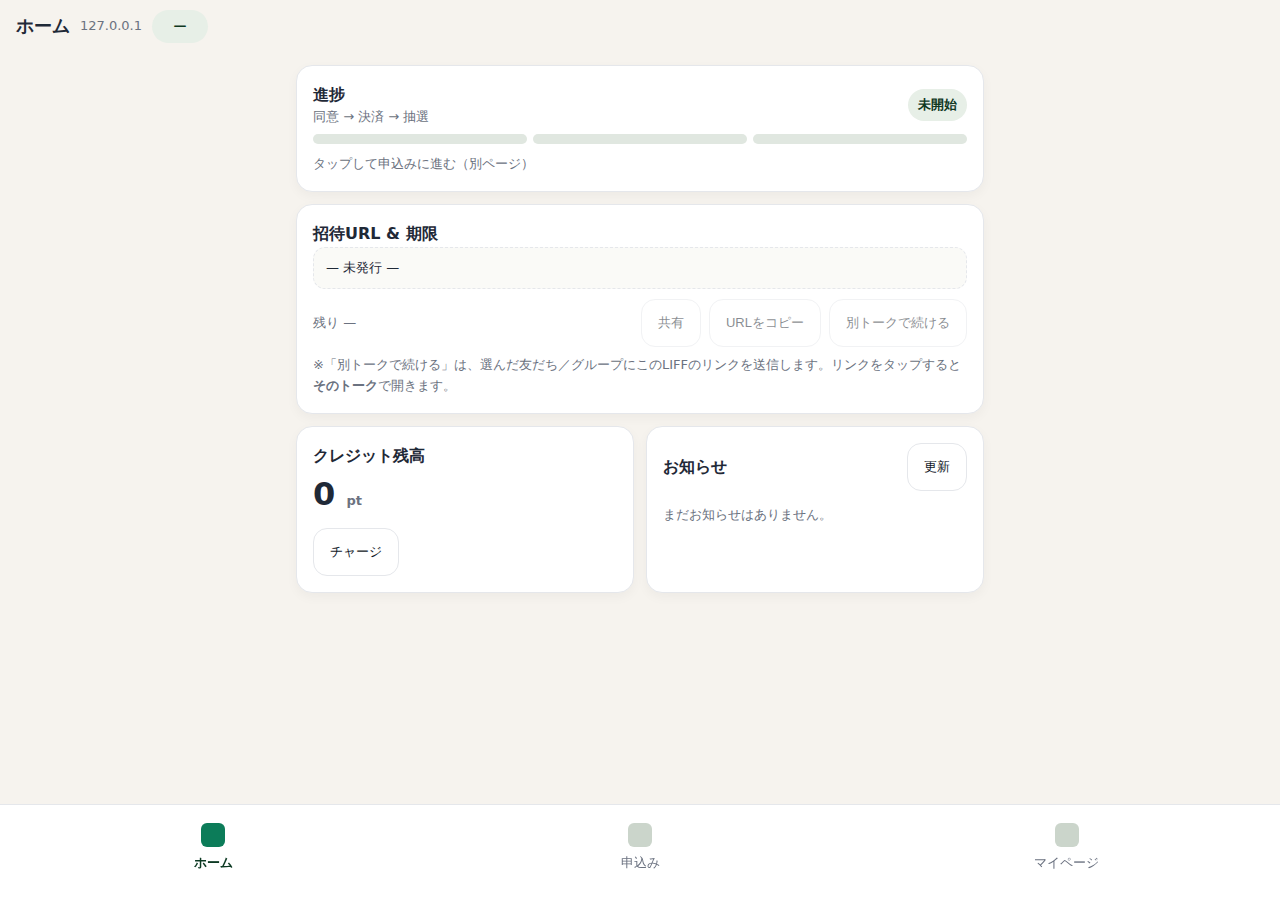
<file: index.html>
<!DOCTYPE html>
<html lang="ja">
<head>
<meta charset="utf-8" />
<meta name="viewport"
  content="width=device-width, initial-scale=1, maximum-scale=1, user-scalable=no, viewport-fit=cover" />
<title>LIFF Minimal｜ホーム</title>
<meta name="theme-color" content="#F6F3EE" />
<script src="https://static.line-scdn.net/liff/edge/2/sdk.js"></script>
<script src="api.js"></script>
<style>
  :root{
    --bg:#F6F3EE; --card:#FFF; --ink:#1F2937; --muted:#6B7280; --accent:#0C7C59;
    --border:#E5E7EB; --radius:16px; --fs:13px;
  }
  *{box-sizing:border-box} html,body{height:100%}
  body{
    margin:0;background:var(--bg);color:var(--ink);
    font-family:system-ui,-apple-system,'Segoe UI',Roboto,Helvetica,Arial,'Noto Sans JP',sans-serif;
    line-height:1.6;overflow-x:hidden;font-size:var(--fs);
    writing-mode:horizontal-tb!important;-webkit-writing-mode:horizontal-tb!important;text-orientation:mixed!important;
    touch-action:manipulation;
  }
  .wrap{max-width:720px;margin:0 auto;padding:12px 16px 112px}
  header{position:sticky;top:0;z-index:20;background:var(--bg);padding:10px 16px}
  .hrow{display:flex;align-items:center;gap:10px;flex-wrap:wrap}
  .ttl{font-weight:800;font-size:18px}
  .sub{color:var(--muted);font-size:var(--fs)}
  .pill{display:inline-flex;align-items:center;justify-content:center;min-width:56px;padding:6px 10px;border-radius:999px;background:#E7EFE7;color:#10381F;font-weight:700}
  .btn{appearance:none;border:1px solid var(--border);background:#fff;color:#111827;padding:14px 16px;border-radius:14px;font-size:var(--fs);cursor:pointer}
  .btn[disabled]{opacity:.5;cursor:not-allowed}
  .card{background:#FFF;border:1px solid var(--border);border-radius:var(--radius);padding:16px;box-shadow:0 4px 12px rgba(0,0,0,.04);margin-bottom:12px}
  .urlbox{padding:10px 12px;border:1px dashed var(--border);border-radius:12px;background:#FAFAF7;word-break:break-all}
  .stepper{display:grid;grid-template-columns:repeat(3,1fr);gap:6px;margin:6px 0 10px}
  .seg{height:10px;border-radius:999px;background:#E0E7E0}.seg.on{background:var(--accent)}
  .grid2{display:grid;grid-template-columns:1fr;gap:12px}
  .notiList{list-style:none;margin:8px 0 0;padding:0;display:flex;flex-direction:column;gap:8px}
  .notiItem{border:1px solid var(--border);border-radius:12px;background:#fff;padding:10px 12px}
  .notiHead{display:flex;justify-content:space-between;gap:8px;align-items:center;margin-bottom:4px}
  .tag{font-size:var(--fs);border:1px solid var(--border);border-radius:999px;padding:2px 8px;background:#fff}
  .tag.sub{border-color:#86efac;background:#ecfdf5;color:#065f46}
  .tag.alert{border-color:#fecaca;background:#fff1f2;color:#7f1d1d}
  .time{font-size:var(--fs);color:#6B7280}
  .tabbar{position:fixed;left:0;right:0;bottom:0;height:96px;background:rgba(255,255,255,.96);backdrop-filter:blur(10px);border-top:1px solid var(--border);display:flex;z-index:30;padding-bottom:calc(env(safe-area-inset-bottom) + 8px)}
  .tabbar a{flex:1;text-decoration:none;color:#6B7280;padding:18px 6px;display:flex;flex-direction:column;gap:6px;align-items:center;min-height:76px;text-align:center;font-size:var(--fs)}
  .tabicon{width:24px;height:24px;border-radius:6px;background:#CBD5CB}
  .tabbar .active{color:#0d3a23;font-weight:800}.tabbar .active .tabicon{background:var(--accent)}
  @media (min-width:960px){ .grid2{grid-template-columns:1fr 1fr} }
</style>
</head>
<body>
<header>
  <div class="hrow">
    <div class="ttl">ホーム</div>
    <div class="sub" id="siteSub"></div>
    <span class="pill" id="envPill">—</span>
  </div>
</header>

<main class="wrap">
  <section>
    <div class="card" id="progressCard" style="cursor:pointer">
      <div class="hrow" style="justify-content:space-between">
        <div>
          <div class="ttl" style="font-size:16px">進捗</div>
          <div class="sub">同意 → 決済 → 抽選</div>
        </div>
        <span class="pill" id="stepPill">未開始</span>
      </div>
      <div class="stepper"><div class="seg" id="seg1"></div><div class="seg" id="seg2"></div><div class="seg" id="seg3"></div></div>
      <div class="sub">タップして申込みに進む（別ページ）</div>
    </div>

    <div class="card">
      <div class="ttl" style="font-size:16px">招待URL & 期限</div>
      <div class="urlbox" id="inviteUrl">— 未発行 —</div>
      <div class="hrow" style="justify-content:space-between;margin-top:10px">
        <div class="sub">残り <span id="remain">—</span></div>
        <div class="hrow" style="gap:8px;flex-wrap:wrap">
          <button class="btn" id="shareBtn" disabled>共有</button>
          <button class="btn" id="copyBtn" disabled>URLをコピー</button>
          <button class="btn" id="branchBtn" disabled>別トークで続ける</button>
        </div>
      </div>
      <p class="sub" style="margin:8px 0 0">
        ※「別トークで続ける」は、選んだ友だち／グループにこのLIFFのリンクを送信します。リンクをタップすると<b>そのトーク</b>で開きます。
      </p>
    </div>

    <div class="grid2">
      <div class="card">
        <div class="ttl" style="font-size:16px">クレジット残高</div>
        <div style="font-size:32px;font-weight:800"><span id="credit">0</span> <span class="sub">pt</span></div>
        <div class="hrow" style="gap:8px;margin-top:8px">
          <button class="btn" id="chargeBtn">チャージ</button>
        </div>
        <div id="chargePanel" class="sub" style="display:none;margin-top:10px">
          <div class="hrow" style="gap:8px;align-items:center">
            <select id="chargeAmount">
              <option value="500">+500 pt</option>
              <option value="1000" selected>+1,000 pt</option>
              <option value="3000">+3,000 pt</option>
              <option value="5000">+5,000 pt</option>
            </select>
            <button class="btn" id="chargeDo">チャージ実行</button>
          </div>
          <div class="sub" style="margin-top:6px">※ デモ：即時で残高に反映します</div>
        </div>
      </div>

      <div class="card" id="newsCard">
        <div class="hrow" style="justify-content:space-between;align-items:center">
          <div class="ttl" style="font-size:16px">お知らせ</div>
          <button class="btn" id="refreshNoti">更新</button>
        </div>
        <ul id="notiList" class="notiList"></ul>
        <p id="notiEmpty" class="sub" style="margin-top:6px">まだお知らせはありません。</p>
      </div>
    </div>
  </section>
</main>

<nav class="tabbar">
  <a class="active" href="index.html"><span class="tabicon"></span>ホーム</a>
  <a href="apply.html"><span class="tabicon"></span>申込み</a>
  <a href="mypage.html"><span class="tabicon"></span>マイページ</a>
</nav>

<script>
  // ズーム無効（iOS）
  window.addEventListener('gesturestart', e => e.preventDefault());

  const APP={ LIFF_ID:"2008178197-ELrxabO9",
    API:"https://https://script.google.com/macros/s/AKfycbzHp4U585kJEC1BZ5KYRr2V561XF5snofYBCXCJCbZtdfayQmlDu-yGOXxyaCVL7ai2/exec" };
  const STATE={ step:Number(localStorage.getItem("state.step")||"0"),
    credit:Number(localStorage.getItem("credit")||"0") };
  const $=s=>document.querySelector(s);

  /* 個別ID（GX-xxxxxx） */
  function makeUID(src){ let h=5381; for(let i=0;i<src.length;i++){ h=((h<<5)+h) ^ src.charCodeAt(i); }
    const n=(h>>>0).toString(36).toUpperCase().padStart(7,'0'); return "GX-"+n; }
  function ensureAppUID(lineUserId){ if(lineUserId && !localStorage.getItem("appUID"))
      localStorage.setItem("appUID", makeUID(lineUserId)); }

  function setProgress(step){ const labels=["未開始","同意","決済","抽選"]; $("#stepPill").textContent=labels[step]||"未開始";
    [1,2,3].forEach(i=>$("#seg"+i).classList.toggle("on", i<=step));}
  function setCredit(v){ localStorage.setItem("credit", String(v)); $("#credit").textContent=v; }
  const getCredit=()=>Number(localStorage.getItem("credit")||"0");

  /* 通知 */
  const getNoti=()=>JSON.parse(localStorage.getItem("notifications")||"[]");
  const setNoti=l=>localStorage.setItem("notifications",JSON.stringify(l));
  function addNoti(n){ const list=getNoti(); list.unshift({id:n.id||String(Date.now()),ts:n.ts||Date.now(),type:n.type||"system",text:n.text||""}); setNoti(list); renderNoti(); }
  function renderNoti(){
    const list=getNoti().sort((a,b)=>(b.ts||0)-(a.ts||0));
    const ul=$("#notiList"), empty=$("#notiEmpty");
    ul.innerHTML=""; if(!list.length){ empty.style.display="block"; return; } empty.style.display="none";
    for(const n of list){
      const li=document.createElement("li"); li.className="notiItem";
      const tagClass=n.type==="sub"?"tag sub":(n.type==="alert"?"tag alert":"tag");
      li.innerHTML=`<div class="notiHead"><span class="${tagClass}">${n.type==="sub"?"サブスク":n.type==="alert"?"お知らせ":"システム"}</span>
        <span class="time">${new Date(n.ts||Date.now()).toLocaleString()}</span></div>
        <div>${(n.text||"").replace(/\n/g,"<br>")}</div>`;
      ul.appendChild(li);
    }
  }
  function ensureSubNoti(){
    const sub=JSON.parse(localStorage.getItem("sub")||"{}"); if(!sub || !sub.active) return;
    const id="sub_active_"+(sub.since||"").slice(0,10);
    const list=getNoti(); if(list.some(n=>n.id===id)) return;
    const next=sub.nextRenewal?new Date(sub.nextRenewal):new Date(Date.now()+30*864e5);
    addNoti({id, ts:Date.now(), type:"sub", text:`サブスクに加入しました（${sub.plan||"プラン"}）。\n次回更新日：${next.toLocaleDateString()}`});
  }

  function renderInviteOnHome(){
    const inv=JSON.parse(localStorage.getItem("invites")||"[]")[0];
    const box=$("#inviteUrl"), remain=$("#remain"), copyBtn=$("#copyBtn"), shareBtn=$("#shareBtn");
    const branchBtn=$("#branchBtn");
    if(!inv){ box.textContent="— 未発行 —"; remain.textContent="—"; copyBtn.disabled=shareBtn.disabled=branchBtn.disabled=true; return; }
    box.textContent=inv.url; copyBtn.disabled=shareBtn.disabled=false;

    const left=Math.max(0, inv.expiresAt - Date.now());
    const h=Math.floor(left/36e5), m=Math.floor((left%36e5)/6e4);
    remain.textContent=`${h}時間 ${m}分`;

    copyBtn.onclick=async()=>{ try{ await navigator.clipboard.writeText(inv.url);
      copyBtn.textContent="コピー済み"; setTimeout(()=>copyBtn.textContent="URLをコピー",1000);}catch(e){} };
    shareBtn.onclick=()=>{ if(navigator.share){ navigator.share({title:"招待URL", text:"こちらからどうぞ", url:inv.url}); } else { alert("共有に未対応のブラウザです"); } };

    branchBtn.disabled = !(liff.isApiAvailable && liff.isApiAvailable('shareTargetPicker'));
    branchBtn.onclick = async ()=>{
      try{
        liff.permanentLink.setExtraQueryParam("branch=1");
        const link = liff.permanentLink.createUrl();
        await liff.shareTargetPicker([{ type:"text", text:`このトークで続けます👇\n${link}` }]);
        liff.permanentLink.setExtraQueryParam("");
      }catch(err){ console.warn(err); alert("送信できませんでした"); }
    };
  }

  document.addEventListener("DOMContentLoaded", async ()=>{
    $("#siteSub").textContent=location.hostname.replace(/^www\./,'');
    setProgress(STATE.step||0);
    $("#credit").textContent=STATE.credit;

    $("#progressCard").addEventListener("click", ()=> location.href="apply.html");

    const panel=$("#chargePanel");
    $("#chargeBtn").addEventListener("click", ()=> panel.style.display=(panel.style.display==="none"?"block":"none"));
    $("#chargeDo").addEventListener("click", ()=>{
      const add=Number($("#chargeAmount").value||0);
      const next=getCredit()+add; setCredit(next);
      addNoti({type:"system",text:`${add} ptをチャージしました。現在残高：${next} pt`});
      SYNC.syncNow();
    });

    renderNoti(); ensureSubNoti(); renderInviteOnHome();

    try{
      await liff.init({ liffId: APP.LIFF_ID, withLoginOnExternalBrowser:true });
      if(!liff.isLoggedIn()){ liff.login({ redirectUri: location.href }); return; }
      $("#envPill").textContent = liff.isInClient()? "LINE内":"外部ブラウザ";
      const prof = await liff.getProfile();
      ensureAppUID(prof.userId||"");
      SYNC.syncOnLogin(prof);   // ★ 追加：ログイン時に同期
      renderInviteOnHome();
    }catch(e){ console.warn(e); }
  });
</script>
</body>
</html>
</file>
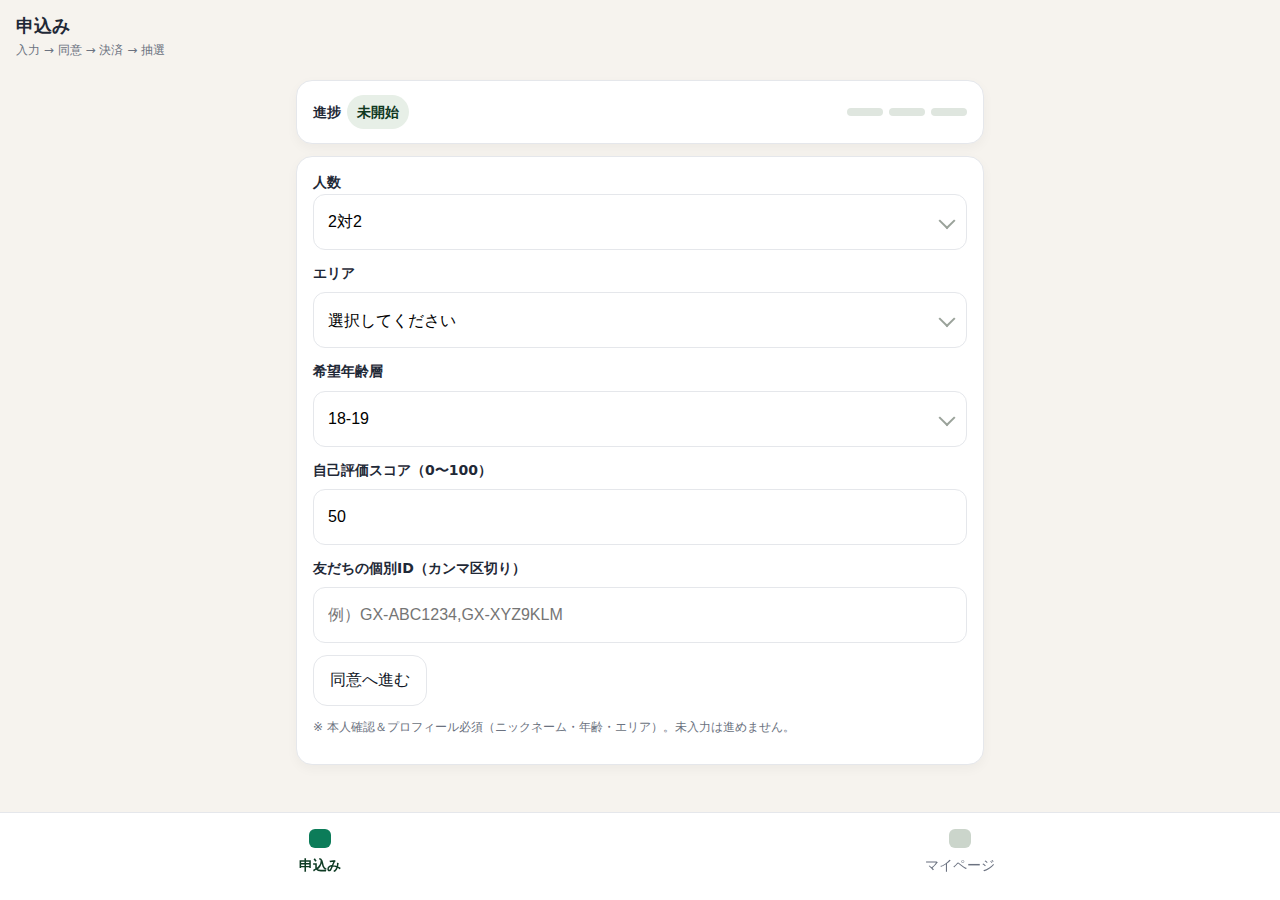
<file: apply-4.html>
<!DOCTYPE html>
<html lang="ja">
<head>
<meta charset="utf-8" />
<meta name="viewport" content="width=device-width, initial-scale=1, viewport-fit=cover, user-scalable=no" />
<title>LIFF Minimal｜申込み</title>
<meta name="theme-color" content="#F6F3EE" />
<script src="https://static.line-scdn.net/liff/edge/2/sdk.js"></script>

<!-- ★ ここで確実に注入：LIFF/Channel/API -->
<script>
window.APP = {
  LIFF_ID: '2008178197-ELrxabO9',
  CHANNEL_ID: '2008178197',
  API_URL: 'https://script.google.com/macros/s/AKfycbz6_13624N9r9R4FR0T0LnS1OB3mZ3uTTr1XV0o5AmU3yWHl7JLSwn3Guh7fHyPgK35/exec'
};
</script>

<!-- ★ 実ファイル名に合わせる -->
<script src="api-4.js"></script>

<style>
  :root{
    --bg:#F6F3EE; --card:#FFF; --ink:#1F2937; --muted:#6B7280; --accent:#0C7C59;
    --border:#E5E7EB; --radius:16px; --tabbarH:88px; --fs:14px;
  }
  *{box-sizing:border-box} html,body{height:100%}
  body{
    margin:0;background:var(--bg);color:var(--ink);
    font-family:system-ui,-apple-system,'Segoe UI',Roboto,Helvetica,Arial,'Noto Sans JP',sans-serif;
    line-height:1.6;font-size:var(--fs);overflow-x:hidden;touch-action:manipulation
  }
  header{position:sticky;top:0;z-index:10;background:var(--bg);padding:12px 16px 8px}
  .ttl{font-weight:800;font-size:18px}.sub{color:var(--muted);font-size:12px}
  .wrap{max-width:720px;margin:0 auto;padding:12px 16px calc(var(--tabbarH) + 20px)}
  .card{background:#FFF;border:1px solid var(--border);border-radius:var(--radius);padding:14px 16px;box-shadow:0 4px 12px rgba(0,0,0,.04);margin-bottom:12px}
  .btn{appearance:none;border:1px solid var(--border);background:#fff;color:#111827;border-radius:14px;font-size:16px;padding:14px 16px;cursor:pointer}
  .btn.primary{background:var(--accent);color:#fff;border-color:var(--accent)}
  .row{display:flex;align-items:center;gap:10px}.between{justify-content:space-between}
  .pill{display:inline-flex;align-items:center;justify-content:center;min-width:56px;padding:6px 10px;border-radius:999px;background:#E7EFE7;color:#10381F;font-weight:700}
  .mini{display:flex;align-items:center;gap:10px}
  .segmini{display:grid;grid-template-columns:repeat(3,1fr);gap:6px;margin-left:auto;min-width:120px}
  .seg{height:8px;border-radius:999px;background:#DFE6DF}.seg.on{background:var(--accent)}
  .field{display:flex;flex-direction:column;gap:8px;margin:12px 0}
  .label{font-weight:700}
  .picker-wrap{position:relative}
  select,input[type="number"],input[type="text"]{width:100%;border:1px solid var(--border);border-radius:12px;background:#fff;font-size:16px;padding:14px;height:56px;appearance:none}
  .picker-wrap:after{content:"";position:absolute;right:14px;top:50%;width:10px;height:10px;border-right:2px solid #9AA29A;border-bottom:2px solid #9AA29A;transform:translateY(-60%) rotate(45deg)}
  .ghost{border:1px dashed var(--border);border-radius:12px;background:#FAFAF7;padding:12px}
  nav.tabbar{position:fixed;left:0;right:0;bottom:0;height:var(--tabbarH);background:rgba(255,255,255,.96);backdrop-filter:blur(10px);border-top:1px solid var(--border);display:flex;z-index:30;padding-bottom:calc(env(safe-area-inset-bottom) + 8px)}
  .tabbar a{flex:1;text-decoration:none;color:#6B7280;padding:16px 6px;display:flex;flex-direction:column;gap:6px;align-items:center;text-align:center}
  .tabicon{width:22px;height:22px;border-radius:6px;background:#CBD5CB}
  .tabbar .active{color:#0d3a23;font-weight:800}.tabbar .active .tabicon{background:var(--accent)}
</style>
</head>
<body>
<header>
  <div class="ttl">申込み</div>
  <div class="sub">入力 → 同意 → 決済 → 抽選</div>
</header>

<main class="wrap">

  <section class="card" id="progressMini">
    <div class="mini">
      <div class="row" style="gap:6px"><div style="font-weight:700">進捗</div><span class="pill" id="stepPill">未開始</span></div>
      <div class="segmini"><div class="seg" id="seg1"></div><div class="seg" id="seg2"></div><div class="seg" id="seg3"></div></div>
    </div>
  </section>

  <section class="card" id="secInput">
    <div class="label">人数</div>
    <div class="picker-wrap"><select id="selMembers"><option value="2v2">2対2</option><option value="3v3">3対3</option></select></div>

    <div class="field">
      <div class="label">エリア</div>
      <div class="picker-wrap">
        <select id="selArea">
          <option value="" disabled selected>選択してください</option>
          <option>東京</option><option>神奈川</option><option>千葉</option><option>埼玉</option>
          <option>名古屋</option><option>大阪</option><option>福岡</option>
        </select>
      </div>
    </div>

    <div class="field">
      <div class="label">希望年齢層</div>
      <div class="picker-wrap"><select id="selAge"><option>18-19</option><option>20-24</option><option>25-29</option><option>30-34</option><option>35-39</option><option>40-49</option></select></div>
    </div>

    <div class="field"><div class="label">自己評価スコア（0〜100）</div><input id="inSelf" type="number" min="0" max="100" value="50" /></div>
    <div class="field"><div class="label">友だちの個別ID（カンマ区切り）</div><input id="inFriends" type="text" placeholder="例）GX-ABC1234,GX-XYZ9KLM" /></div>

    <div class="row between" style="margin-top:6px"><button class="btn" id="toAgree">同意へ進む</button></div>
    <p class="sub">※ 本人確認＆プロフィール必須（ニックネーム・年齢・エリア）。未入力は進めません。</p>
  </section>

  <section class="card" id="secAgree" style="display:none">
    <div class="ghost"><b>本人確認について：</b>必要に応じて身分証とセルフィー提出をお願いする場合があります。</div>
    <a class="btn" href="terms.html" target="_blank" rel="noopener">利用規約を開く</a>
    <div class="ghost" style="margin-top:10px;display:flex;gap:12px;align-items:center;min-height:56px">
      <input id="chkAgree" type="checkbox" style="width:22px;height:22px"><label for="chkAgree" style="font-weight:700">利用規約に同意する</label>
    </div>
    <div class="row between" style="margin-top:10px">
      <button class="btn" id="backToInput">戻る</button>
      <button class="btn primary" id="toPay" disabled>決済へ進む</button>
    </div>
  </section>

  <section class="card" id="secPay" style="display:none">
    <div class="sub">クレジット残高から差し引きます。</div>
    <div class="ghost" style="display:flex;gap:12px;align-items:center;min-height:64px">
      <input type="radio" name="pay" id="payOnce" checked style="width:20px;height:20px"><label for="payOnce" style="cursor:pointer;font-weight:700">単発で支払う（−1000 pt）</label>
    </div>
    <div class="ghost" style="display:flex;gap:12px;align-items:center;min-height:64px;margin-top:8px">
      <input type="radio" name="pay" id="paySub" style="width:20px;height:20px"><label for="paySub" style="cursor:pointer;font-weight:700">サブスクに加入して支払う（−1980 pt）※ 次回以降 0 pt</label>
    </div>
    <div class="card" style="border-style:dashed;margin-top:10px">
      <div class="row between"><div>現在の残高</div><div><b id="curCredit">0</b> pt</div></div>
      <div class="row between"><div>今回の支払い</div><div>− <b id="payAmount">0</b> pt</div></div>
      <hr style="border:none;border-top:1px dashed var(--border);margin:10px 0">
      <div class="row between"><div><b>決済後の残高</b></div><div><b id="afterCredit">0</b> pt</div></div>
    </div>
    <div class="row between" style="margin-top:10px">
      <button class="btn" id="backToAgree">戻る</button>
      <button class="btn primary" id="confirmPay">この内容で確定</button>
    </div>
    <p class="sub" id="lackMsg" style="color:#92400E;display:none;margin-top:8px">※ 残高不足。<b>マイページ</b>でチャージしてください。</p>
  </section>

  <section class="card" id="secDraw" style="display:none">
    <p>申込みを受け付けました。結果はメッセージでお知らせします。</p>
    <button class="btn" onclick="location.href='mypage-4.html'">マイページへ</button>
  </section>
</main>

<nav class="tabbar">
  <a class="active" href="apply-4.html"><span class="tabicon"></span>申込み</a>
  <a href="mypage-4.html"><span class="tabicon"></span>マイページ</a>
</nav>

<script>
  const $=s=>document.querySelector(s);
  const j=(k)=>JSON.parse(localStorage.getItem(k)||'null');
  const getVal=(k)=>localStorage.getItem(k);

  const API_URL = (window.APP&&APP.API_URL) || '';

  function getProfileMerged(){
    const p=j('profile')||{};
    return {
      name: (p.name ?? getVal('prof.name') ?? '').toString().trim(),
      age:  (p.age  ?? getVal('prof.age')  ?? '').toString().trim(),
      area: (p.area ?? getVal('prof.area') ?? '').toString().trim(),
    };
  }
  function getKycMerged(){
    const k=j('kyc')||{};
    const verified = (k.verified !== undefined)? k.verified : (getVal('kyc.verified')==='true');
    const gender   = (k.gender   !== undefined)? k.gender   : (getVal('kyc.gender')||'');
    return {verified, gender};
  }

  const stepLabels=['未開始','同意','決済','抽選'];
  function setProgress(step){
    $('#stepPill').textContent = stepLabels[step]||'未開始';
    [1,2,3].forEach(i=>$('#seg'+i).classList.toggle('on', i<=step));
    localStorage.setItem('state.step', String(step));
  }
  function canProceed(){
    const p = getProfileMerged(), k = getKycMerged();
    return (p.name && p.age && p.area) && k.verified && $('#selArea').value;
  }
  function currentPay(){
    const credit = Number(localStorage.getItem('credit')||0);
    const k=getKycMerged(), sub=j('sub')||{}; let pay=0;
    if(k.gender==='female' || sub.active){ pay=0; } else { pay = $('#paySub').checked? 1980 : 1000; }
    $('#curCredit').textContent=credit; $('#payAmount').textContent=pay; $('#afterCredit').textContent=Math.max(0, credit - pay);
    const lack=(credit-pay)<0; $('#lackMsg').style.display= lack?'block':'none'; $('#confirmPay').disabled=lack; return pay;
  }

  // ★ LIFF内でも落ちにくい送信：text/plain + (liff.fetch || fetch) → form → sendBeacon → no-cors
  async function postToGAS(payload){
    const f = (window.liff && typeof liff.fetch==='function') ? liff.fetch : fetch;

    // 1) text/plain（プリフライト回避）
    try{
      const r = await f(API_URL, {method:'POST', headers:{'Content-Type':'text/plain;charset=utf-8'}, body: JSON.stringify(payload)});
      if(r.ok) return true;
    }catch(e){}

    // 2) フォーム
    try{
      const body = new URLSearchParams({payload: JSON.stringify(payload)});
      const r2 = await f(API_URL, { method:'POST', body });
      if(r2.ok) return true;
    }catch(e){}

    // 3) sendBeacon
    try{
      if(navigator.sendBeacon){
        const blob = new Blob([JSON.stringify(payload)], {type:'text/plain'});
        if(navigator.sendBeacon(API_URL, blob)) return true;
      }
    }catch(e){}

    // 4) no-cors（最終）
    try{
      await fetch(API_URL, {method:'POST', mode:'no-cors', headers:{'Content-Type':'text/plain'}, body: JSON.stringify(payload)});
      return true;
    }catch(e){ return false; }
  }

  function show(id){
    ['secInput','secAgree','secPay','secDraw'].forEach(x=>$('#'+x).style.display=(x===id?'block':'none'));
    setProgress({'secInput':0,'secAgree':1,'secPay':2,'secDraw':3}[id] ?? 0);
  }

  document.addEventListener('DOMContentLoaded', async ()=>{
    try{
      await liff.init({ liffId: (window.APP&&APP.LIFF_ID)||'', withLoginOnExternalBrowser:true });
      if(!liff.isLoggedIn()){ liff.login({redirectUri:location.href}); return; }
      if(window.SYNC && SYNC.syncOnLogin){
        const prof = await liff.getProfile(); await SYNC.syncOnLogin(prof);
      }
    }catch(e){ console.warn(e); }

    $('#toAgree').addEventListener('click', ()=>{
      if(!canProceed()){
        alert('本人確認の完了と、プロフィール（ニックネーム・年齢・エリア）の入力が必要です。マイページで設定してください。');
        location.href='mypage-4.html';
        return;
      }
      show('secAgree');
    });
    $('#chkAgree').addEventListener('change',()=>$('#toPay').disabled=!$('#chkAgree').checked);
    $('#backToInput').addEventListener('click',()=>show('secInput'));
    $('#toPay').addEventListener('click',()=>{ show('secPay'); currentPay(); });

    ['payOnce','paySub'].forEach(id=>$('#'+id).addEventListener('change', currentPay));
    $('#backToAgree').addEventListener('click',()=>show('secAgree'));

    $('#confirmPay').addEventListener('click', async ()=>{
      const pay = currentPay();
      let credit = Number(localStorage.getItem('credit')||0);
      credit = Math.max(0, credit - pay);
      localStorage.setItem('credit', String(credit));

      if($('#paySub').checked && pay>0){
        const next = new Date(); next.setMonth(next.getMonth()+1);
        localStorage.setItem('sub', JSON.stringify({active:true, plan:'basic', nextRenewal: next.toISOString().slice(0,10)}));
        const keyA='noti.items', keyB='notifications';
        const items = JSON.parse(localStorage.getItem(keyA)||localStorage.getItem(keyB)||'[]');
        items.unshift({date:new Date().toISOString().slice(0,19).replace('T',' '), type:'sub_join', text:`サブスク加入：次回更新 ${next.toISOString().slice(0,10)}`});
        localStorage.setItem(keyA, JSON.stringify(items)); localStorage.setItem(keyB, JSON.stringify(items));
      }

      const payload = {
        action: 'apply',
        timestamp: new Date().toISOString(),
        source: location.hostname,
        uid: localStorage.getItem('appUID') || localStorage.getItem('uid') || '',
        members: $('#selMembers').value,
        area: $('#selArea').value,
        prefAge: $('#selAge').value,
        selfScore: Number($('#inSelf').value||0),
        friends: ($('#inFriends').value||'').trim(),
        profile: getProfileMerged(),
        kyc: getKycMerged(),
        payment: { type: $('#paySub').checked ? 'subscription' : 'oneoff', amount: pay, afterCredit: credit },
        ua: navigator.userAgent
      };

      try{ if(window.SYNC && SYNC.logEvent){ await SYNC.logEvent('apply_submitted', {pay}); } }catch(e){}

      const ok = await postToGAS(payload);
      if(!ok){ alert('サーバー送信に失敗しました。GAS公開設定/URL/CORSを確認してください。'); return; }
      show('secDraw');
    });

    setProgress(Number(localStorage.getItem('state.step')||'0'));
    show('secInput');
  });
</script>
</body>
</html>
</file>
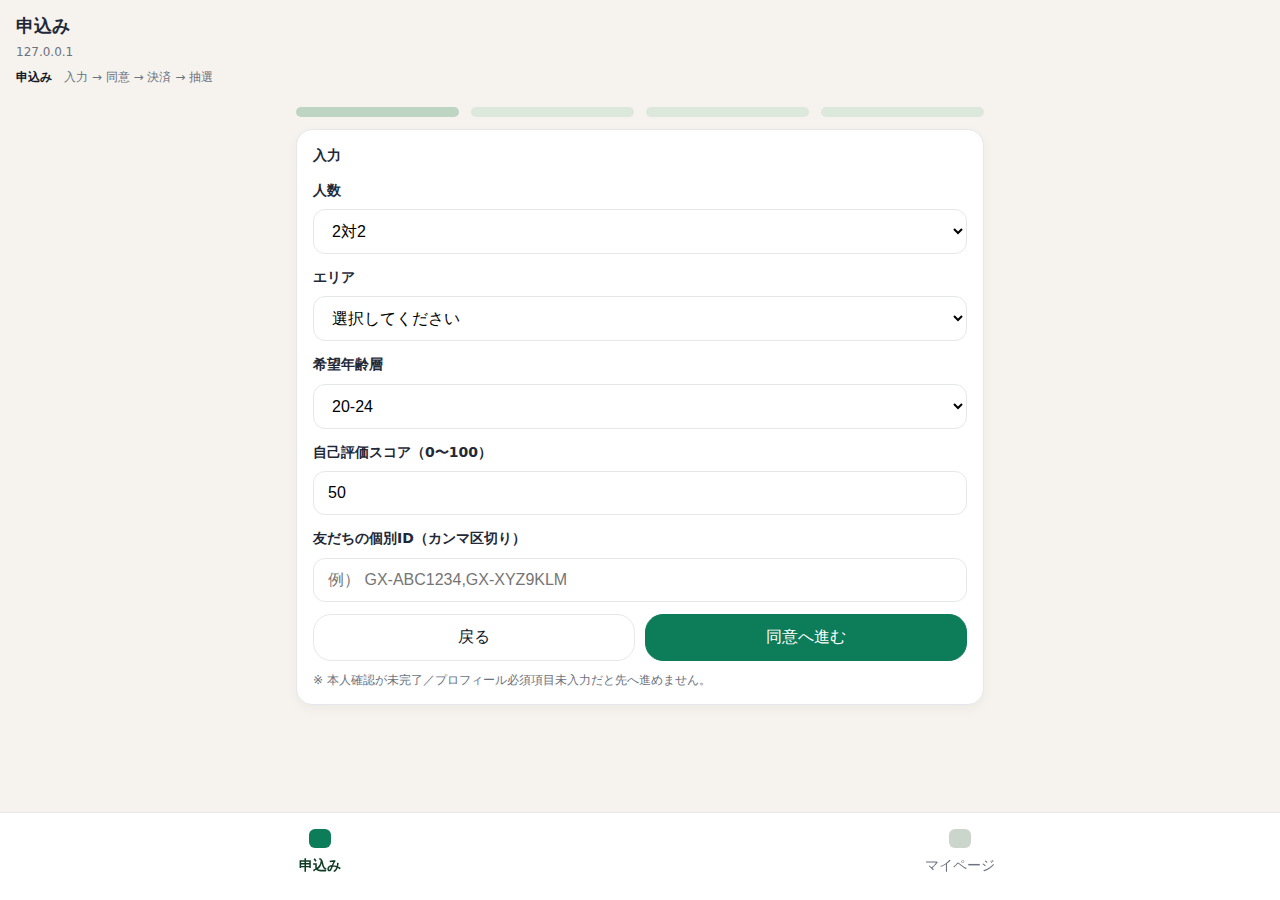
<file: apply.html>
<!DOCTYPE html>
<html lang="ja">
<head>
<meta charset="utf-8" />
<meta name="viewport" content="width=device-width, initial-scale=1, viewport-fit=cover, user-scalable=no" />
<title>LIFF Minimal｜申込み</title>
<meta name="theme-color" content="#F6F3EE" />
<script src="https://static.line-scdn.net/liff/edge/2/sdk.js"></script>
<script src="api.js"></script>
<style>
  :root{
    --bg:#F6F3EE; --card:#FFFFFF; --ink:#1F2937; --muted:#6B7280; --accent:#0C7C59;
    --border:#E5E7EB; --tabbarH:88px; --fs:14px; --progress:#DDE8DD; --progressOn:#BFD5C4;
  }
  *{box-sizing:border-box}
  html,body{height:100%}
  body{
    margin:0;background:var(--bg);color:var(--ink);
    font-family:system-ui,-apple-system,'Segoe UI',Roboto,Helvetica,Arial,'Noto Sans JP',sans-serif;
    line-height:1.6;font-size:var(--fs);overflow-x:hidden;touch-action:manipulation;
    writing-mode:horizontal-tb!important;-webkit-writing-mode:horizontal-tb!important;text-orientation:mixed!important;
  }
  header{position:sticky;top:0;z-index:10;background:var(--bg);padding:12px 16px 0}
  .ttl{font-weight:800;font-size:18px}
  .sub{color:var(--muted);font-size:12px;margin-top:2px}
  .crumbs{color:#6B7280;font-size:12px;margin-top:6px}
  .crumbs b{color:#111827}
  .wrap{max-width:720px;margin:0 auto;padding:10px 16px calc(var(--tabbarH) + 20px)}

  /* 進捗（4本） */
  .progress{display:grid;grid-template-columns:repeat(4,1fr);gap:12px;margin:10px 0 12px}
  .bar{height:10px;border-radius:999px;background:var(--progress)}

  /* カード・フォーム */
  .card{background:var(--card);border:1px solid var(--border);border-radius:16px;padding:14px 16px;box-shadow:0 4px 12px rgba(0,0,0,.04);margin-bottom:12px}
  .sec-title{font-weight:800;margin-bottom:6px}
  .field{display:flex;flex-direction:column;gap:8px;margin:12px 0}
  .label{font-weight:700}
  select,input,textarea{width:100%;border:1px solid var(--border);border-radius:12px;padding:12px 14px;background:#fff;font-size:16px}
  textarea{min-height:84px}

  /* ボタン */
  .grid2{display:grid;grid-template-columns:1fr 1fr;gap:10px;margin-top:6px}
  .btn{appearance:none;border:1px solid var(--border);background:#fff;color:#111827;border-radius:18px;font-size:16px;padding:12px 16px;cursor:pointer}
  .btn.primary{background:var(--accent);color:#fff;border-color:var(--accent)}
  .btn.ghost{background:#fff;color:#111827;border-color:var(--border)}
  .note{color:#6B7280;font-size:12px;margin-top:10px}

  /* —— 下タブ（マイページと同一デザイン／2タブ） —— */
  nav.tabbar{
    position:fixed;left:0;right:0;bottom:0;height:var(--tabbarH);
    background:rgba(255,255,255,.96);backdrop-filter:blur(10px);
    border-top:1px solid var(--border);display:flex;z-index:30;
    padding-bottom:calc(env(safe-area-inset-bottom) + 8px)
  }
  .tabbar a{
    flex:1;text-decoration:none;color:#6B7280;padding:16px 6px;
    display:flex;flex-direction:column;gap:6px;align-items:center;text-align:center
  }
  .tabicon{width:22px;height:22px;border-radius:6px;background:#CBD5CB}
  .tabbar .active{color:#0d3a23;font-weight:800}
  .tabbar .active .tabicon{background:var(--accent)}
</style>
</head>
<body>
<header>
  <div class="ttl">申込み</div>
  <div class="sub" id="siteSub"></div>
  <div class="crumbs"><b>申込み</b>　入力 → 同意 → 決済 → 抽選</div>
</header>

<main class="wrap">
  <!-- 4分割プログレス -->
  <div class="progress" aria-hidden="true">
    <div class="bar" id="p1"></div>
    <div class="bar" id="p2"></div>
    <div class="bar" id="p3"></div>
    <div class="bar" id="p4"></div>
  </div>

  <!-- 入力 -->
  <section class="card" id="secInput">
    <div class="sec-title">入力</div>

    <div class="field">
      <div class="label">人数</div>
      <select id="selMembers">
        <option value="2:2" selected>2対2</option>
        <option value="3:3">3対3</option>
        <option value="4:4">4対4</option>
      </select>
    </div>

    <div class="field">
      <div class="label">エリア</div>
      <select id="selArea">
        <option value="" selected disabled>選択してください</option>
        <option>東京</option><option>横浜</option><option>千葉</option><option>埼玉</option>
        <option>名古屋</option><option>大阪</option><option>福岡</option>
      </select>
    </div>

    <div class="field">
      <div class="label">希望年齢層</div>
      <select id="selAgeBand">
        <option>18-19</option><option selected>20-24</option><option>25-29</option>
        <option>30-34</option><option>35-39</option><option>40-49</option><option>50+</option>
      </select>
    </div>

    <div class="field">
      <div class="label">自己評価スコア（0〜100）</div>
      <input id="selfScore" type="number" inputmode="numeric" min="0" max="100" value="50" />
    </div>

    <div class="field">
      <div class="label">友だちの個別ID（カンマ区切り）</div>
      <input id="friendIds" placeholder="例） GX-ABC1234,GX-XYZ9KLM" />
    </div>

    <div class="grid2">
      <button id="backBtn" class="btn ghost">戻る</button>
      <button id="toAgree" class="btn primary">同意へ進む</button>
    </div>

    <div class="note">※ 本人確認が未完了／プロフィール必須項目未入力だと先へ進めません。</div>
  </section>

  <!-- 同意 -->
  <section class="card" id="secAgree" style="display:none">
    <div class="sec-title">同意</div>
    <div class="field"><label><input id="chkAgree" type="checkbox" /> 利用規約に同意する</label></div>
    <div class="grid2">
      <button id="backToInput" class="btn ghost">戻る</button>
      <button id="toPay" class="btn primary" disabled>決済へ</button>
    </div>
  </section>

  <!-- 決済 -->
  <section class="card" id="secPay" style="display:none">
    <div class="sec-title">決済</div>
    <div class="field"><label><input type="radio" name="pay" id="payOnce" checked /> 単発（男性 -1000pt / 女性 0pt）</label></div>
    <div class="field"><label><input type="radio" name="pay" id="paySub" /> サブスク（初回 -1980pt → 次回以降 0pt）</label></div>
    <div class="grid2">
      <button id="backToAgree" class="btn ghost">戻る</button>
      <button id="confirmPay" class="btn primary">支払う</button>
    </div>
  </section>

  <!-- 抽選 -->
  <section class="card" id="secDraw" style="display:none">
    <div class="sec-title">抽選</div>
    <div>抽選中…</div>
  </section>
</main>

<!-- 下部タブ（マイページと同じ2タブ） -->
<nav class="tabbar">
  <a class="active" href="apply.html"><span class="tabicon"></span>申込み</a>
  <a href="mypage.html"><span class="tabicon"></span>マイページ</a>
</nav>

<script>
  const $=s=>document.querySelector(s);
  const j=(k)=>JSON.parse(localStorage.getItem(k)||'null');
  const g=(k)=>localStorage.getItem(k);

  // 見た目の進捗バー（入力=1, 同意=2, 決済=3, 抽選=4）
  function paintProgress(step){
    [1,2,3,4].forEach(i=>{
      const el=$('#p'+i); if(!el) return;
      el.style.background = i<=step ? 'var(--progressOn)' : 'var(--progress)';
    });
  }
  function show(id){
    ['secInput','secAgree','secPay','secDraw'].forEach(x=>{
      const el=document.getElementById(x);
      if(el) el.style.display = (x===id?'block':'none');
    });
    const stepMap={secInput:1,secAgree:2,secPay:3,secDraw:4};
    paintProgress(stepMap[id]||1);
  }

  function canProceed(){
    const p=j('profile')||{};
    const okProf = !!(p.name && p.age && p.area);
    const okKyc  = (g('kyc.verified')==='true');
    return okProf && okKyc;
  }

  function currentPay(){
    const male = (g('kyc.gender')==='male');
    const female = (g('kyc.gender')==='female');
    const sub = $('#paySub').checked;
    let pay = 0;
    if(female){ pay = 0; }
    else if(male){ pay = sub?1980:1000; }
    else { pay = 1000; }
    return pay;
  }

  document.addEventListener('DOMContentLoaded', async ()=>{
    $('#siteSub').textContent = location.hostname.replace(/^www\./,'');

    /* === 無限ログイン防止つき LIFF 初期化（UI非変更） === */
    try{
      const LIFF_ID = (window.APP&&APP.LIFF_ID) || '2008178197-ELrxabO9';
      await liff.init({ liffId: LIFF_ID });
      if (!liff.isInClient() && !liff.isLoggedIn()){
        if (!sessionStorage.getItem('liff.login.tried')){
          sessionStorage.setItem('liff.login.tried','1');
          liff.login({ redirectUri: location.href });
        }
        return; // 復帰後に続行
      }
      // displayName を保存（UIは触らない＝見た目維持）
      try{
        const prof = await liff.getProfile();
        if (prof && prof.displayName){ localStorage.setItem('line.displayName', prof.displayName); }
      }catch(_){}
    }catch(e){ console.warn(e); }

    // 画面遷移
    $('#backBtn').addEventListener('click', ()=>history.length>1?history.back():location.replace('index.html'));
    $('#toAgree').addEventListener('click', ()=>{
      if(!canProceed()){
        alert('本人確認の完了と、プロフィール（ニックネーム・年齢・エリア）の入力が必要です。マイページで設定してください。');
        location.href='mypage.html';
        return;
      }
      show('secAgree');
    });
    $('#chkAgree').addEventListener('change',()=>$('#toPay').disabled=!$('#chkAgree').checked);
    $('#backToInput').addEventListener('click',()=>show('secInput'));
    $('#toPay').addEventListener('click',()=>{ show('secPay'); currentPay(); });
    ['payOnce','paySub'].forEach(id=>$('#'+id).addEventListener('change', currentPay));
    $('#backToAgree').addEventListener('click',()=>show('secAgree'));

    // 決済→GAS送信
    $('#confirmPay').addEventListener('click', async ()=>{
      const pay = currentPay();
      let credit = Number(g('credit')||0);
      credit = Math.max(0, credit - pay);
      localStorage.setItem('credit', String(credit));

      // サブスク加入（デモ通知）
      if($('#paySub').checked && pay>0){
        const next = new Date(); next.setMonth(next.getMonth()+1);
        localStorage.setItem('sub', JSON.stringify({active:true, plan:'basic', since:new Date().toISOString().slice(0,10), nextRenewal: next.toISOString().slice(0,10)}));
        const keyA='noti.items', keyB='notifications';
        const items = JSON.parse(localStorage.getItem(keyA)||localStorage.getItem(keyB)||'[]');
        items.unshift({date:new Date().toISOString().slice(0,19).replace('T',' '), text:`サブスク加入：次回更新 ${next.toISOString().slice(0,10)}`});
        localStorage.setItem(keyA, JSON.stringify(items)); localStorage.setItem(keyB, JSON.stringify(items));
      }

      // GASへ送信
      const payload = {
        action:'apply',
        timestamp:new Date().toISOString(),
        source:location.hostname,
        uid: localStorage.getItem('uid')||'',
        members: $('#selMembers').value,
        area: $('#selArea').value,
        ageBand: $('#selAgeBand').value,
        selfScore: $('#selfScore').value,
        friendIds: $('#friendIds').value,
        pay: pay
      };
      try{
        const endpoint = (window.APP&&APP.GAS_ENDPOINT) || 'https://script.google.com/macros/s/AKfycbzvAK9-fg02CJAmAO73XyuaN3HjF0k0bDncAxtWdn2MVOhTub1T9hT8bSs9XG0_4qxC/exec';
        const res = await fetch(endpoint, {
          method:'POST', headers:{'Content-Type':'application/json'}, body: JSON.stringify(payload), mode:'cors'
        });
        if(!res.ok) throw new Error('bad');
      }catch(e){
        console.warn(e);
        alert('サーバー送信に失敗しました。URL・GAS公開設定・CORSを確認してください。');
        return;
      }

      show('secDraw');
    });

    // 初期表示
    show('secInput');
  });
</script>
</body>
</html>
</file>
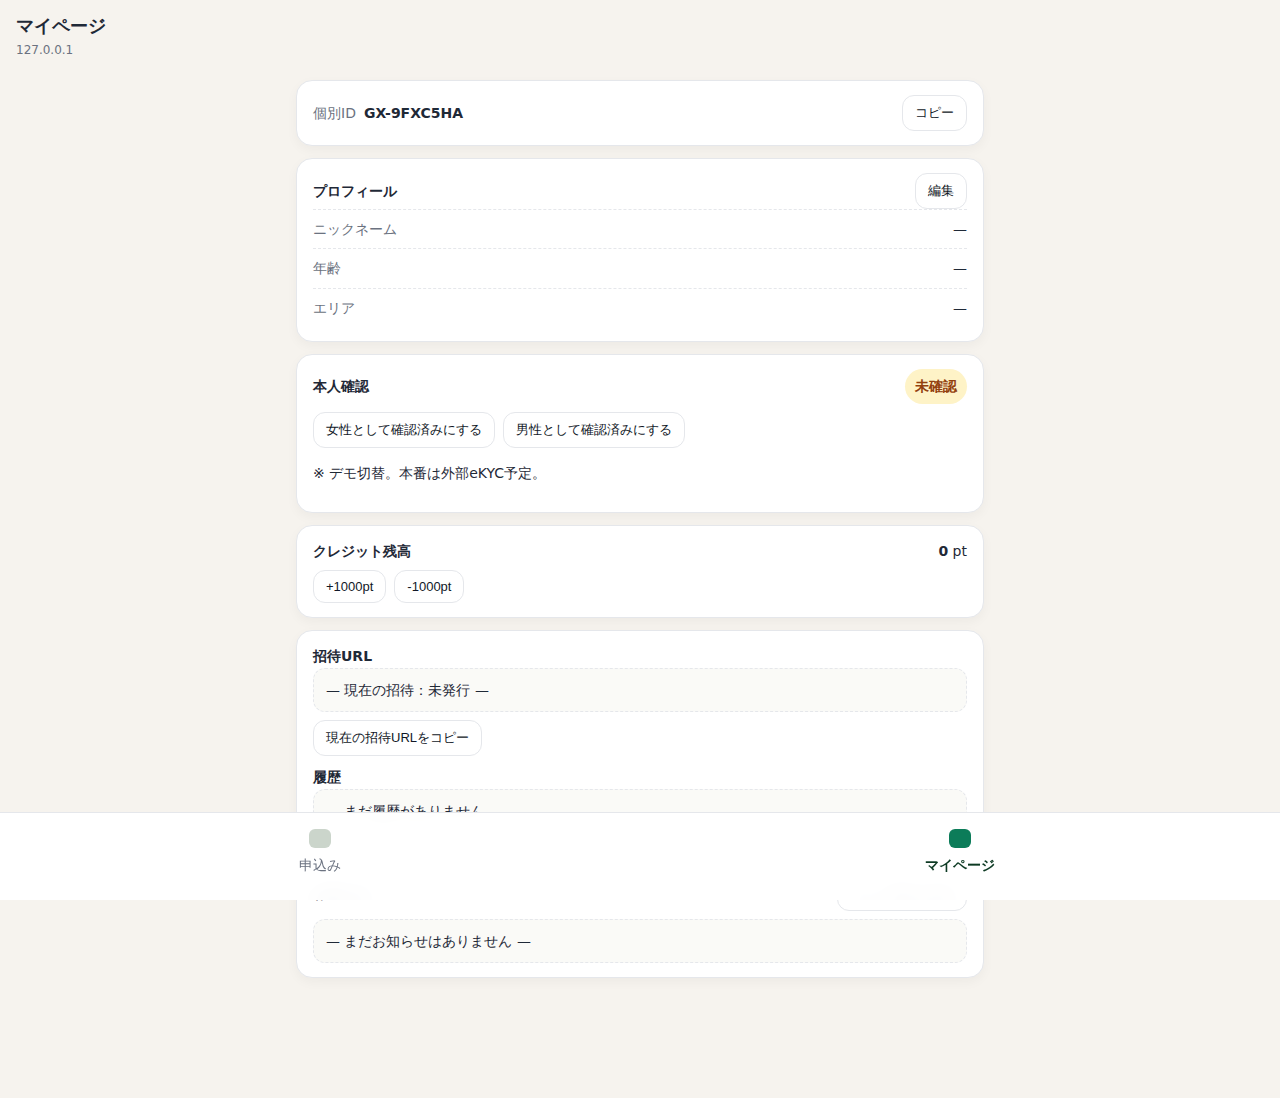
<file: mypage-4.html>
<!DOCTYPE html>
<html lang="ja">
<head>
<meta charset="utf-8" />
<meta name="viewport" content="width=device-width, initial-scale=1, viewport-fit=cover, user-scalable=no" />
<title>LIFF Minimal｜マイページ</title>
<meta name="theme-color" content="#F6F3EE" />
<script src="https://static.line-scdn.net/liff/edge/2/sdk.js"></script>

<!-- ★ ここで確実に注入 -->
<script>
window.APP = {
  LIFF_ID: '2008178197-ELrxabO9',
  CHANNEL_ID: '2008178197',
  API_URL: 'https://script.google.com/macros/s/AKfycbz6_13624N9r9R4FR0T0LnS1OB3mZ3uTTr1XV0o5AmU3yWHl7JLSwn3Guh7fHyPgK35/exec'
};
</script>

<!-- ★ 実ファイル名に合わせる -->
<script src="api-4.js"></script>

<style>
  :root{
    --bg:#F6F3EE; --card:#FFF; --ink:#1F2937; --muted:#6B7280; --accent:#0C7C59;
    --border:#E5E7EB; --radius:16px; --tabbarH:88px; --fs:14px;
  }
  *{box-sizing:border-box} html,body{height:100%}
  body{
    margin:0;background:var(--bg);color:var(--ink);
    font-family:system-ui,-apple-system,'Segoe UI',Roboto,Helvetica,Arial,'Noto Sans JP',sans-serif;
    line-height:1.6;font-size:var(--fs);overflow-x:hidden;touch-action:manipulation
  }
  header{position:sticky;top:0;z-index:10;background:var(--bg);padding:12px 16px 8px}
  .ttl{font-weight:800;font-size:18px}.sub{color:#6B7280;font-size:12px}
  .wrap{max-width:720px;margin:0 auto;padding:12px 16px calc(var(--tabbarH) + 20px)}
  .card{background:#FFF;border:1px solid var(--border);border-radius:16px;padding:14px 16px;box-shadow:0 4px 12px rgba(0,0,0,.04);margin-bottom:12px}
  .btn{appearance:none;border:1px solid var(--border);background:#fff;color:#111827;border-radius:14px;font-size:16px;padding:10px 14px;cursor:pointer}
  .btn.small{font-size:13px;padding:8px 12px;border-radius:12px}
  .row{display:flex;align-items:center;gap:10px}.between{justify-content:space-between}
  .kv{display:flex;justify-content:space-between;gap:10px;padding:8px 0;border-top:1px dashed var(--border)}
  .label{color:#6B7280}
  .pill{display:inline-flex;align-items:center;justify-content:center;min-width:56px;padding:6px 10px;border-radius:999px;background:#E7EFE7;color:#10381F;font-weight:700}
  .ok{background:#E7F5ED;color:#065F46}.warn{background:#FEF3C7;color:#92400E}.gray{background:#F3F4F6;color:#111827}
  input,select,textarea{width:100%;border:1px solid var(--border);border-radius:12px;padding:12px 14px;background:#fff;font-size:16px}
  textarea{min-height:90px}
  .urlbox{padding:10px 12px;border:1px dashed var(--border);border-radius:12px;background:#FAFAF7;word-break:break-all}
  nav.tabbar{position:fixed;left:0;right:0;bottom:0;height:var(--tabbarH);background:rgba(255,255,255,.96);backdrop-filter:blur(10px);border-top:1px solid var(--border);display:flex;z-index:30;padding-bottom:calc(env(safe-area-inset-bottom) + 8px)}
  .tabbar a{flex:1;text-decoration:none;color:#6B7280;padding:16px 6px;display:flex;flex-direction:column;gap:6px;align-items:center;text-align:center}
  .tabicon{width:22px;height:22px;border-radius:6px;background:#CBD5CB}
  .tabbar .active{color:#0d3a23;font-weight:800}.tabbar .active .tabicon{background:var(--accent)}
</style>
</head>
<body>
<header>
  <div class="ttl">マイページ</div>
  <div class="sub" id="siteSub"></div>
</header>

<main class="wrap">
  <section class="card">
    <div class="row between">
      <div class="row" style="gap:8px">
        <div class="label">個別ID</div>
        <div id="uidText" style="font-weight:700">—</div>
      </div>
      <button id="copyUid" class="btn small">コピー</button>
    </div>
  </section>

  <section class="card" id="profView">
    <div class="row between">
      <div style="font-weight:700">プロフィール</div>
      <button id="editBtn" class="btn small">編集</button>
    </div>
    <div class="kv"><div class="label">ニックネーム</div><div id="v_name">—</div></div>
    <div class="kv"><div class="label">年齢</div><div id="v_age">—</div></div>
    <div class="kv"><div class="label">エリア</div><div id="v_area">—</div></div>
  </section>

  <!-- 編集フォームは現行どおり（省略） -->

  <section class="card">
    <div class="row between">
      <div style="font-weight:700">本人確認</div>
      <span id="kycBadge" class="pill gray">未確認</span>
    </div>
    <div class="row" style="gap:8px;margin-top:8px">
      <button id="asFemale" class="btn small">女性として確認済みにする</button>
      <button id="asMale" class="btn small">男性として確認済みにする</button>
    </div>
    <p class="note">※ デモ切替。本番は外部eKYC予定。</p>
  </section>

  <section class="card">
    <div class="row between"><div style="font-weight:700">クレジット残高</div><div><b id="credit">0</b> pt</div></div>
    <div class="row" style="gap:8px;margin-top:8px">
      <button id="chargePlus" class="btn small">+1000pt</button>
      <button id="chargeMinus" class="btn small">-1000pt</button>
    </div>
  </section>

  <section class="card">
    <div style="font-weight:700">招待URL</div>
    <div class="urlbox" id="currentInvite">— 現在の招待：未発行 —</div>
    <div class="row" style="gap:8px;margin-top:8px">
      <button id="copyInvite" class="btn small">現在の招待URLをコピー</button>
    </div>
    <div style="font-weight:700;margin-top:10px">履歴</div>
    <div id="histList" class="urlbox">— まだ履歴がありません —</div>
  </section>

  <section class="card">
    <div class="row between">
      <div style="font-weight:700">お知らせ</div>
      <button id="addNoti" class="btn small">テスト通知を追加</button>
    </div>
    <div id="notiList" style="margin-top:8px" class="urlbox">— まだお知らせはありません —</div>
  </section>
</main>

<nav class="tabbar">
  <a href="apply-4.html"><span class="tabicon"></span>申込み</a>
  <a class="active" href="mypage-4.html"><span class="tabicon"></span>マイページ</a>
</nav>

<script>
  const $=s=>document.querySelector(s);
  const j=(k)=>JSON.parse(localStorage.getItem(k)||'null');
  const g=(k)=>localStorage.getItem(k);
  const sset=(k,val)=>localStorage.setItem(k, typeof val==='string'? val: JSON.stringify(val));

  function hash36(str){ let h=0; for(let i=0;i<str.length;i++){ h=(h*31 + str.charCodeAt(i))>>>0; } return ('0000000'+h.toString(36).toUpperCase()).slice(-7); }
  function ensureUIDSync(){
    let uid = g('appUID') || g('uid');
    if(!uid){ uid = 'GX-' + Math.random().toString(36).slice(-7).toUpperCase(); }
    localStorage.setItem('appUID', uid); localStorage.setItem('uid', uid);
    return uid;
  }
  async function ensureUIDAsync(){
    let uid = g('appUID') || g('uid');
    if(!uid && window.liff && liff.getProfile){
      try{ const pf = await liff.getProfile(); uid = 'GX-' + hash36((pf.userId||'') + '|' + (location.hostname||'')); }catch(e){}
      if(uid){ localStorage.setItem('appUID', uid); localStorage.setItem('uid', uid); }
    }
    if(!uid) uid = ensureUIDSync();
    return uid;
  }
  function renderUID(){ $('#uidText').textContent = g('appUID') || g('uid') || '—'; }

  function renderProfile(){
    const p=j('profile')||{};
    $('#v_name').textContent = (p.name ?? g('prof.name') ?? '—') || '—';
    $('#v_age').textContent  = (p.age  ?? g('prof.age')  ?? '—') || '—';
    $('#v_area').textContent = (p.area ?? g('prof.area') ?? '—') || '—';
  }
  function renderKyc(){
    const v = g('kyc.verified')==='true'; const gender=g('kyc.gender')||'';
    const el=$('#kycBadge'); el.textContent = v? (gender==='female'?'本人確認済（女性）': gender==='male'?'本人確認済（男性）':'本人確認済') : '未確認';
    el.className = 'pill '+(v?'ok':'warn');
  }
  function renderCredit(){ $('#credit').textContent = Number(g('credit')||0); }
  function getNoti(){ return j('noti.items') || j('notifications') || []; }
  function setNoti(arr){ sset('noti.items', arr); sset('notifications', arr); }
  function renderNoti(){ const arr=getNoti(); $('#notiList').innerHTML = arr.length ? arr.map(n=>`<div>・${(n.date||'').toString()}：${n.text||''}</div>`).join('') : '— まだお知らせはありません —'; }
  function formatRemain(iso){ if(!iso) return '—'; const d=new Date(iso+'T00:00:00'), t=new Date(); d.setHours(0,0,0,0); t.setHours(0,0,0,0); const diff=Math.ceil((d-t)/86400000); return diff>=0?`残り ${diff}日`:'期限切れ'; }
  function renderInvites(){
    const cur = j('invite.current') || {url:'', expire:''};
    $('#currentInvite').innerHTML = cur.url ? (`<div>現在の招待URL：<b>${cur.url}</b></div><div class="note">期限：${cur.expire||'—'}（${formatRemain(cur.expire)}）</div>`) : '— 現在の招待：未発行 —';
    const hist = j('invite.history') || [];
    $('#histList').innerHTML = hist.length ? hist.map(x=>`<div>・${x.date||''}　${x.url||''}</div>`).join('') : '— まだ履歴がありません —';
  }

  // クリック
  $('#copyUid').addEventListener('click',async()=>{ try{ await navigator.clipboard.writeText($('#uidText').textContent||''); alert('個別IDをコピーしました'); }catch{} });
  $('#asFemale').addEventListener('click',()=>{ localStorage.setItem('kyc.verified','true'); localStorage.setItem('kyc.gender','female'); renderKyc(); });
  $('#asMale').addEventListener('click',()=>{ localStorage.setItem('kyc.verified','true'); localStorage.setItem('kyc.gender','male'); renderKyc(); });
  $('#addNoti').addEventListener('click',()=>{ const arr=getNoti(); arr.unshift({date:new Date().toISOString().slice(0,19).replace('T',' '), text:'テスト通知'}); setNoti(arr); renderNoti(); });
  $('#chargePlus').addEventListener('click',()=>{ localStorage.setItem('credit', String(Number(g('credit')||0)+1000)); renderCredit(); });
  $('#chargeMinus').addEventListener('click',()=>{ localStorage.setItem('credit', String(Math.max(0, Number(g('credit')||0)-1000))); renderCredit(); });

  document.addEventListener('DOMContentLoaded', async ()=>{
    $('#siteSub').textContent = location.hostname.replace(/^www\./,'');
    try{
      await liff.init({ liffId:(window.APP&&APP.LIFF_ID)||'', withLoginOnExternalBrowser:true });
      if(!liff.isLoggedIn()){ liff.login({redirectUri:location.href}); return; }
      if(window.SYNC && SYNC.syncOnLogin){
        const prof = await liff.getProfile(); await SYNC.syncOnLogin(prof);
      }
    }catch(e){ console.warn(e); }
    await ensureUIDAsync();
    renderUID(); renderProfile(); renderKyc(); renderCredit(); renderInvites(); renderNoti();
  });
</script>
</body>
</html>
</file>
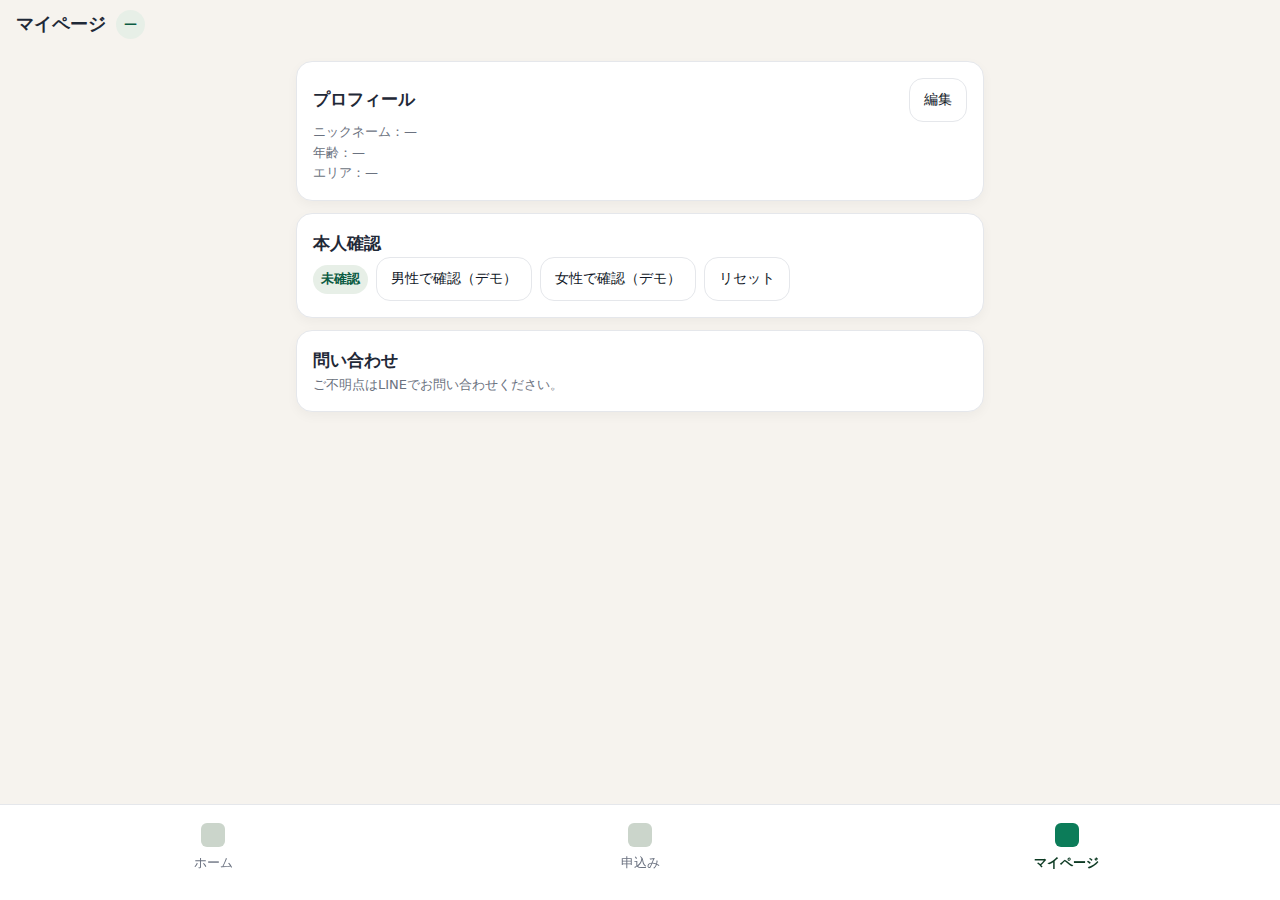
<file: mypage.html>
<!DOCTYPE html>
<html lang="ja">
<head>
<meta charset="utf-8" />
<meta name="viewport" content="width=device-width, initial-scale=1, viewport-fit=cover, user-scalable=no" />
<title>LIFF Minimal｜マイページ</title>
<meta name="theme-color" content="#F6F3EE" />
<script src="https://static.line-scdn.net/liff/edge/2/sdk.js"></script>
<script src="api.js"></script>
<style>
:root{ --bg:#F6F3EE; --card:#FFF; --ink:#1F2937; --muted:#6B7280; --accent:#0C7C59; --border:#E5E7EB; --radius:16px; --fs:13px; }
*{box-sizing:border-box} html,body{height:100%}
body{margin:0;background:var(--bg);color:var(--ink);font-family:system-ui,-apple-system,'Segoe UI',Roboto,Helvetica,Arial,'Noto Sans JP',sans-serif;line-height:1.6;overflow-x:hidden;font-size:var(--fs);touch-action:manipulation;}
.wrap{max-width:720px;margin:0 auto;padding:12px 16px 112px}
header{position:sticky;top:0;z-index:20;background:var(--bg);padding:10px 16px}
.hrow{display:flex;align-items:center;gap:10px;flex-wrap:wrap}
.ttl{font-weight:800;font-size:18px}
.sub{color:var(--muted)}
.card{background:#FFF;border:1px solid var(--border);border-radius:var(--radius);padding:16px;box-shadow:0 4px 12px rgba(0,0,0,.04);margin-bottom:12px}
.btn{appearance:none;border:1px solid var(--border);background:#fff;color:#111827;padding:12px 14px;border-radius:14px;font-size:14px;cursor:pointer}
.primary{background:var(--accent);color:#fff;border-color:var(--accent)}
.row{display:flex;gap:10px;align-items:center}
input,select,textarea{width:100%;padding:12px;border:1px solid var(--border);border-radius:12px;background:#fff}
.badge{display:inline-block;background:#E7EFE7;color:#0b5b42;border-radius:999px;padding:4px 8px;font-weight:700}
.tabbar{position:fixed;left:0;right:0;bottom:0;height:96px;background:rgba(255,255,255,.96);backdrop-filter:blur(10px);border-top:1px solid var(--border);display:flex;z-index:30;padding-bottom:calc(env(safe-area-inset-bottom) + 8px)}
.tabbar a{flex:1;text-decoration:none;color:#6B7280;padding:18px 6px;display:flex;flex-direction:column;gap:6px;align-items:center;min-height:76px;text-align:center}
.tabicon{width:24px;height:24px;border-radius:6px;background:#CBD5CB}
.tabbar .active{color:#0d3a23;font-weight:800}.tabbar .active .tabicon{background:var(--accent)}
</style>
</head>
<body>
<header><div class="hrow"><div class="ttl">マイページ</div><span class="badge" id="uid">—</span></div></header>
<main class="wrap">

  <section class="card">
    <div class="hrow" style="justify-content:space-between">
      <div class="ttl" style="font-size:17px">プロフィール</div>
      <button class="btn" id="editBtn">編集</button>
    </div>

    <div id="profView" class="sub"></div>

    <div id="profForm" style="display:none;margin-top:10px">
      <label>ニックネーム（必須）<input id="pfName" /></label>
      <label style="margin-top:8px">年齢（必須）<input id="pfAge" type="number" min="18" max="80" /></label>
      <label style="margin-top:8px">エリア（必須）
        <select id="pfArea"><option value="">選択してください</option><option>東京</option><option>神奈川</option><option>千葉</option><option>埼玉</option><option>名古屋</option><option>大阪</option><option>福岡</option></select>
      </label>
      <div class="row" style="justify-content:flex-end;margin-top:10px">
        <button class="btn" id="cancelEdit">キャンセル</button>
        <button class="btn primary" id="saveProf">保存</button>
      </div>
    </div>
  </section>

  <section class="card">
    <div class="ttl" style="font-size:17px">本人確認</div>
    <div class="row" style="gap:8px">
      <span class="badge" id="kycBadge">未確認</span>
      <button class="btn" id="kycMale">男性で確認（デモ）</button>
      <button class="btn" id="kycFemale">女性で確認（デモ）</button>
      <button class="btn" id="kycReset">リセット</button>
    </div>
  </section>

  <section class="card">
    <div class="ttl" style="font-size:17px">問い合わせ</div>
    <div class="sub">ご不明点はLINEでお問い合わせください。</div>
  </section>

</main>

<nav class="tabbar">
  <a href="index.html"><span class="tabicon"></span>ホーム</a>
  <a href="apply.html"><span class="tabicon"></span>申込み</a>
  <a class="active" href="mypage.html"><span class="tabicon"></span>マイページ</a>
</nav>

<script>
const APP={ LIFF_ID:"2008178197-ELrxabO9" };
const $=s=>document.querySelector(s);

function ensureUID(){
  let uid = localStorage.getItem('appUID');
  if(!uid){
    uid='GX-'+Math.random().toString(36).slice(2,6).toUpperCase()+'-'+Date.now().toString().slice(-6);
    localStorage.setItem('appUID',uid);
  }
  $("#uid").textContent = localStorage.getItem('appUID');
}

function renderProf(){
  const p = JSON.parse(localStorage.getItem('profile')||'{}');
  $("#profView").innerHTML = `
    <div>ニックネーム：${p.name||'—'}</div>
    <div>年齢：${p.age||'—'}</div>
    <div>エリア：${p.area||'—'}</div>
  `;
  $("#pfName").value = p.name||'';
  $("#pfAge").value  = p.age||'';
  $("#pfArea").value = p.area||'';
}

function renderKyc(){
  const k=JSON.parse(localStorage.getItem('kyc')||'{}');
  $("#kycBadge").textContent = k.verified ? `確認済み（${k.gender||'不明'}）` : '未確認';
}

document.addEventListener('DOMContentLoaded', async ()=>{
  try{
    await liff.init({ liffId: APP.LIFF_ID, withLoginOnExternalBrowser:true });
    if(!liff.isLoggedIn()){ liff.login({ redirectUri: location.href }); return; }
    ensureUID();
    const pf=await liff.getProfile(); await SYNC.syncOnLogin(pf);
  }catch(e){ console.warn(e); }

  renderProf(); renderKyc();

  $("#editBtn").addEventListener('click', ()=>{ $("#profForm").style.display='block'; });
  $("#cancelEdit").addEventListener('click', ()=>{ $("#profForm").style.display='none'; renderProf(); });

  $("#saveProf").addEventListener('click', async ()=>{
    const name=$("#pfName").value.trim(); const age=$("#pfAge").value.trim(); const area=$("#pfArea").value.trim();
    if(!name||!age||!area){ alert('ニックネーム・年齢・エリアは必須です'); return; }
    localStorage.setItem('profile', JSON.stringify({name, age, area}));
    $("#profForm").style.display='none'; renderProf();
    await SYNC.syncNow();
    alert('保存しました');
  });

  $("#kycMale").addEventListener('click', async ()=>{ localStorage.setItem('kyc', JSON.stringify({verified:true, gender:'male'})); renderKyc(); await SYNC.syncNow(); });
  $("#kycFemale").addEventListener('click', async ()=>{ localStorage.setItem('kyc', JSON.stringify({verified:true, gender:'female'})); renderKyc(); await SYNC.syncNow(); });
  $("#kycReset").addEventListener('click', async ()=>{ localStorage.setItem('kyc', JSON.stringify({verified:false})); renderKyc(); await SYNC.syncNow(); });
});
</script>
</body>
</html>
</file>
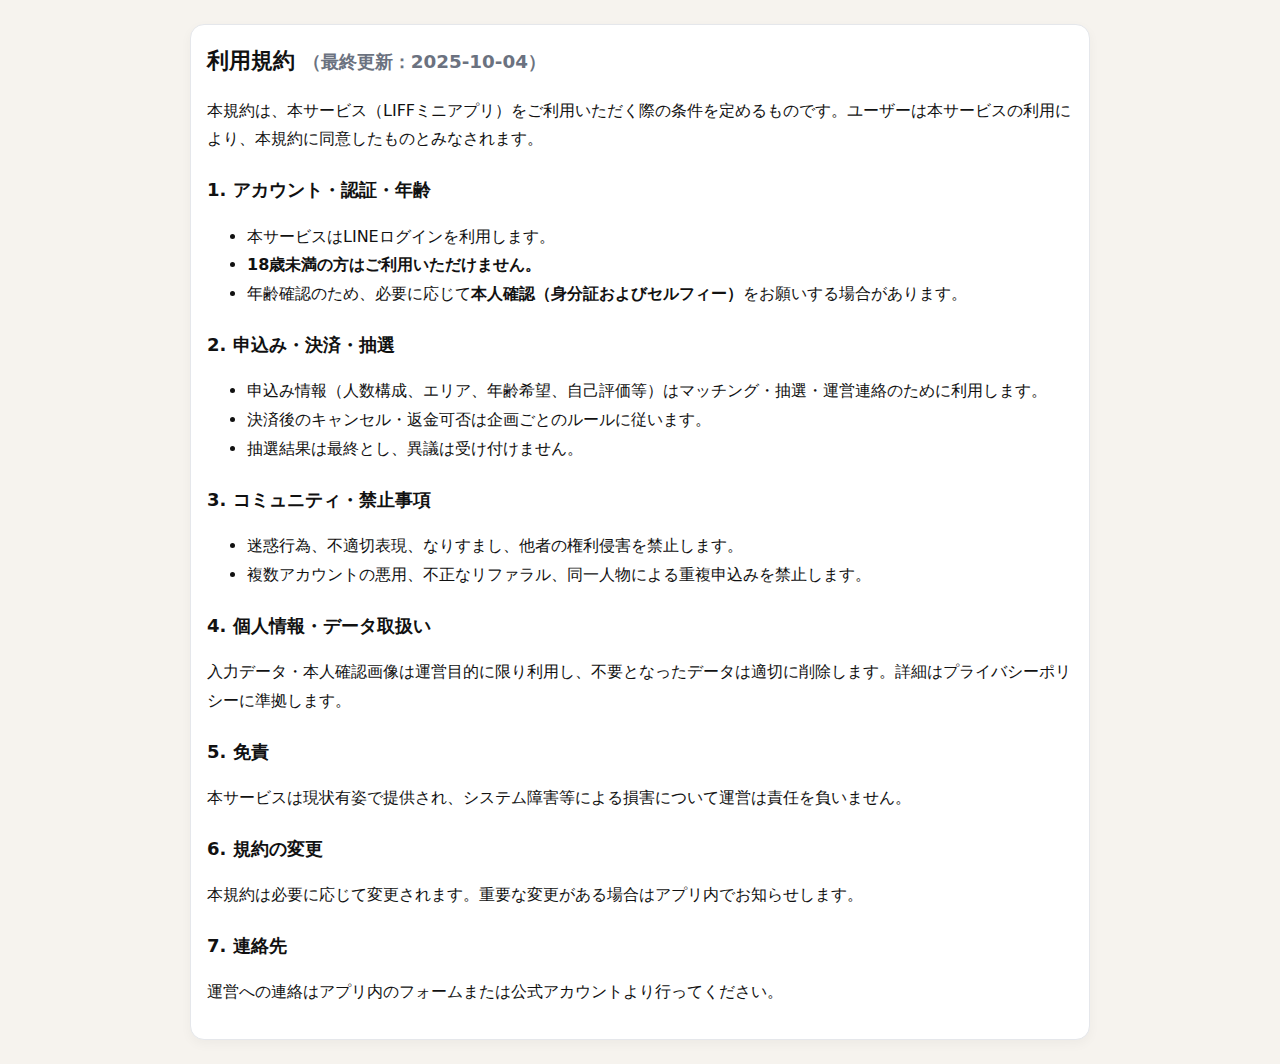
<file: terms.html>
<!DOCTYPE html>
<html lang="ja">
<head>
<meta charset="utf-8"><meta name="viewport" content="width=device-width, initial-scale=1">
<title>利用規約</title>
<style>
  body{font-family:system-ui,-apple-system,'Segoe UI',Roboto,Helvetica,Arial,'Noto Sans JP',sans-serif;line-height:1.8;margin:0;background:#F6F3EE;color:#111}
  main{max-width:900px;margin:0 auto;padding:24px}
  h1{font-size:22px;margin:0 0 12px;font-weight:800}
  h2{font-size:18px;margin:20px 0 8px}
  .card{background:#fff;border:1px solid #E5E7EB;border-radius:14px;padding:16px;box-shadow:0 4px 12px rgba(0,0,0,.04)}
  small{color:#6B7280}
</style>
</head>
<body>
<main>
  <div class="card">
    <h1>利用規約 <small>（最終更新：2025-10-04）</small></h1>
    <p>本規約は、本サービス（LIFFミニアプリ）をご利用いただく際の条件を定めるものです。ユーザーは本サービスの利用により、本規約に同意したものとみなされます。</p>

    <h2>1. アカウント・認証・年齢</h2>
    <ul>
      <li>本サービスはLINEログインを利用します。</li>
      <li><b>18歳未満の方はご利用いただけません。</b></li>
      <li>年齢確認のため、必要に応じて<b>本人確認（身分証およびセルフィー）</b>をお願いする場合があります。</li>
    </ul>

    <h2>2. 申込み・決済・抽選</h2>
    <ul>
      <li>申込み情報（人数構成、エリア、年齢希望、自己評価等）はマッチング・抽選・運営連絡のために利用します。</li>
      <li>決済後のキャンセル・返金可否は企画ごとのルールに従います。</li>
      <li>抽選結果は最終とし、異議は受け付けません。</li>
    </ul>

    <h2>3. コミュニティ・禁止事項</h2>
    <ul>
      <li>迷惑行為、不適切表現、なりすまし、他者の権利侵害を禁止します。</li>
      <li>複数アカウントの悪用、不正なリファラル、同一人物による重複申込みを禁止します。</li>
    </ul>

    <h2>4. 個人情報・データ取扱い</h2>
    <p>入力データ・本人確認画像は運営目的に限り利用し、不要となったデータは適切に削除します。詳細はプライバシーポリシーに準拠します。</p>

    <h2>5. 免責</h2>
    <p>本サービスは現状有姿で提供され、システム障害等による損害について運営は責任を負いません。</p>

    <h2>6. 規約の変更</h2>
    <p>本規約は必要に応じて変更されます。重要な変更がある場合はアプリ内でお知らせします。</p>

    <h2>7. 連絡先</h2>
    <p>運営への連絡はアプリ内のフォームまたは公式アカウントより行ってください。</p>
  </div>
</main>
</body>
</html>
</file>
